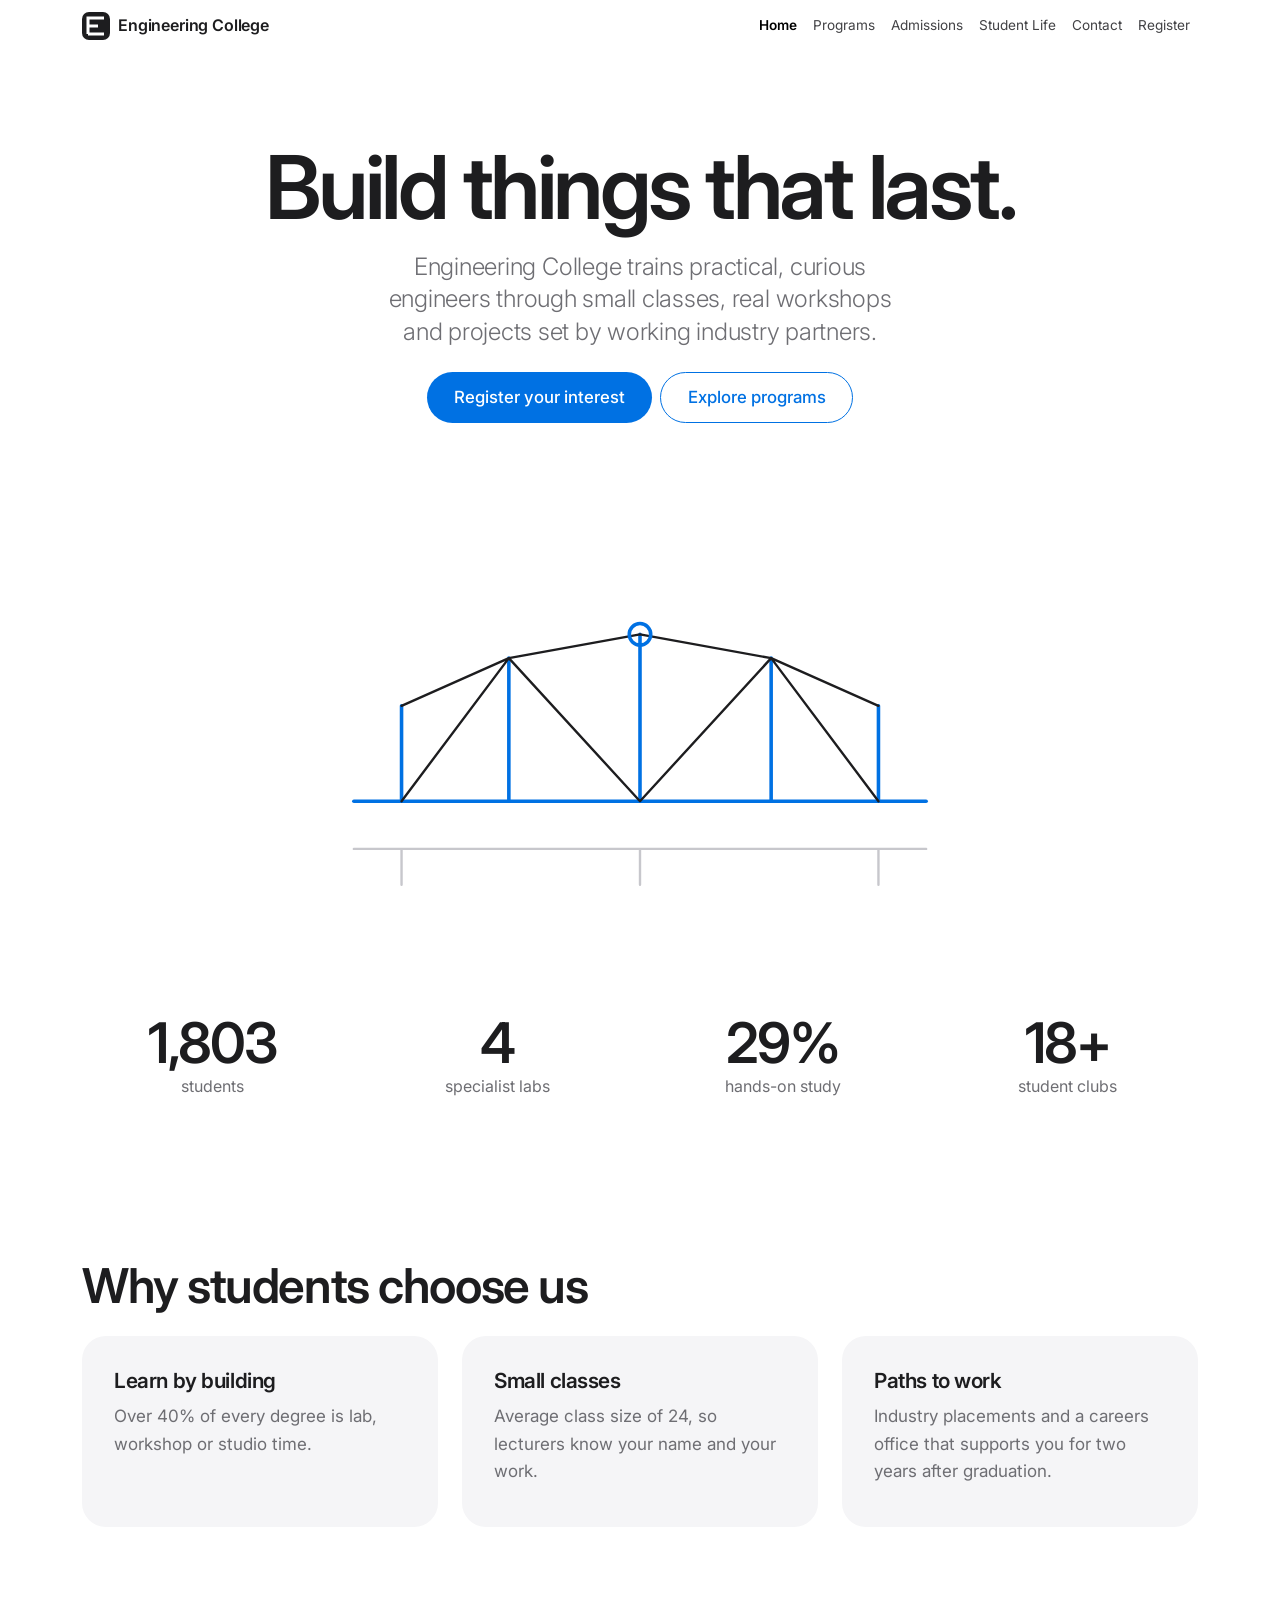
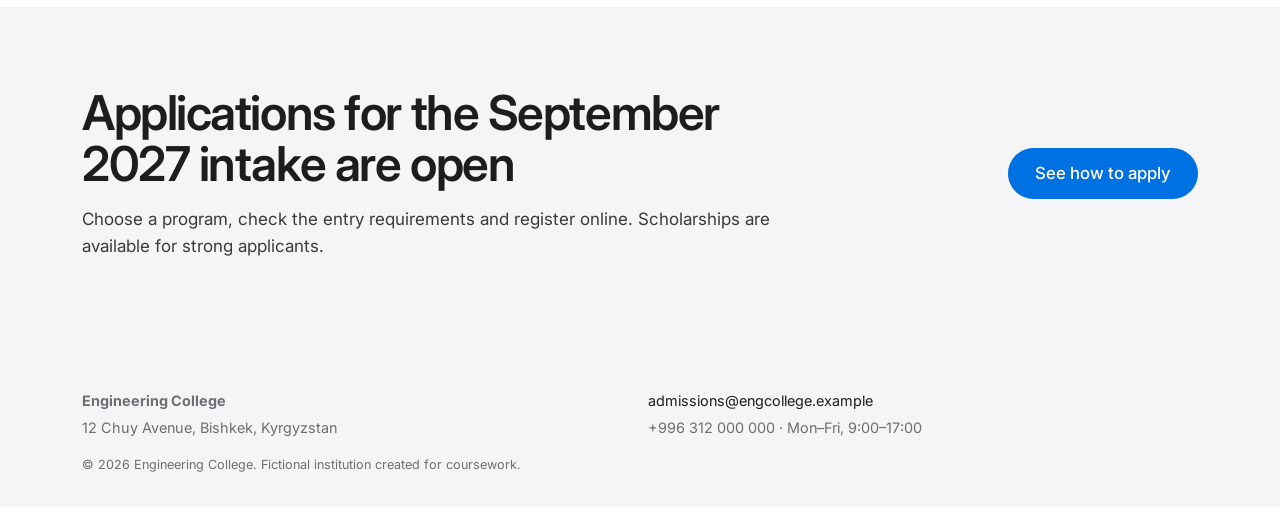
<file: index.html>
<!DOCTYPE html>
<html lang="en"><head><meta charset="utf-8"><meta name="viewport" content="width=device-width,initial-scale=1">
<title>Home | Engineering College</title><meta name="description" content="Engineering College: practical engineering education in Bishkek.">
<link href="https://cdn.jsdelivr.net/npm/bootstrap@5.3.3/dist/css/bootstrap.min.css" rel="stylesheet">
<link rel="preconnect" href="https://fonts.googleapis.com"><link href="https://fonts.googleapis.com/css2?family=Inter:wght@400;500;600&amp;display=swap" rel="stylesheet">
<link href="css/style.css" rel="stylesheet"><script>document.documentElement.classList.add("js")</script></head><body>
<a class="skip" href="#main">Skip to main content</a>
<nav class="navbar navbar-expand-lg fixed-top" aria-label="Main navigation"><div class="container">
<a class="navbar-brand d-flex align-items-center" href="index.html"><svg width="28" height="28" viewBox="0 0 28 28" role="img" aria-label="Engineering College logo" class="me-2"><rect width="28" height="28" rx="7" fill="#1d1d1f"/><path d="M6 22V6h16M6 14h10M6 22h16" stroke="#fff" stroke-width="3" fill="none"/></svg>Engineering College</a>
<button class="navbar-toggler" type="button" data-bs-toggle="collapse" data-bs-target="#nav" aria-controls="nav" aria-expanded="false" aria-label="Toggle navigation"><span class="navbar-toggler-icon"></span></button>
<div class="collapse navbar-collapse" id="nav"><ul class="navbar-nav ms-auto"><li class="nav-item"><a class="nav-link active" href="index.html" aria-current="page">Home</a></li><li class="nav-item"><a class="nav-link" href="programs.html">Programs</a></li><li class="nav-item"><a class="nav-link" href="admissions.html">Admissions</a></li><li class="nav-item"><a class="nav-link" href="student-life.html">Student Life</a></li><li class="nav-item"><a class="nav-link" href="contact.html">Contact</a></li><li class="nav-item"><a class="nav-link" href="register.html">Register</a></li></ul></div></div></nav>
<main id="main"><div class="hero"><div class="container"><div class="row align-items-center g-5"><div class="col-12"><h1>Build things that last.</h1>
<p class="lead mt-3 mb-4">Engineering College trains practical, curious engineers through small classes, real workshops and projects set by working industry partners.</p>
<a class="btn btn-accent me-2 mb-2" href="register.html">Register your interest</a><a class="btn btn-ghost mb-2" href="programs.html">Explore programs</a></div>
<div class="col-12"><svg viewBox="0 0 520 340" aria-hidden="true" focusable="false" fill="none" stroke="#0071e3" stroke-width="3" stroke-linecap="round" stroke-linejoin="round"><path class="draw" d="M20 230H500"/><path class="draw" d="M60 230V150M150 230V110M260 230V90M370 230V110M460 230V150"/><path class="draw" stroke="#1d1d1f" stroke-width="2" d="M60 150L150 110L260 90L370 110L460 150M60 230L150 110L260 230L370 110L460 230"/><path class="draw" stroke="#c7c7cc" stroke-width="2" d="M20 270H500M60 270V300M260 270V300M460 270V300"/><circle class="draw" cx="260" cy="90" r="9"/></svg></div></div></div></div>
<section class="stats"><div class="container"><div class="row g-4"><div class="col-6 col-md-3"><div class="box"><div class="n">2,400</div><div class="l">students</div></div></div><div class="col-6 col-md-3"><div class="box"><div class="n">6</div><div class="l">specialist labs</div></div></div><div class="col-6 col-md-3"><div class="box"><div class="n">40%</div><div class="l">hands-on study</div></div></div><div class="col-6 col-md-3"><div class="box"><div class="n">25+</div><div class="l">student clubs</div></div></div></div></div></section>
<section><div class="container"><h2 class="mb-4">Why students choose us</h2><div class="row g-4">
<div class="col-md-4"><div class="tile"><h3>Learn by building</h3><p>Over 40% of every degree is lab, workshop or studio time.</p></div></div>
<div class="col-md-4"><div class="tile"><h3>Small classes</h3><p>Average class size of 24, so lecturers know your name and your work.</p></div></div>
<div class="col-md-4"><div class="tile"><h3>Paths to work</h3><p>Industry placements and a careers office that supports you for two years after graduation.</p></div></div></div></div></section>
<section class="band"><div class="container"><div class="row align-items-center g-4"><div class="col-lg-8"><h2>Applications for the September 2027 intake are open</h2><p class="mb-0">Choose a program, check the entry requirements and register online. Scholarships are available for strong applicants.</p></div>
<div class="col-lg-4 text-lg-end"><a class="btn btn-accent" href="admissions.html">See how to apply</a></div></div></div></section></main>
<footer><div class="container"><div class="row g-3"><div class="col-md-6"><p class="mb-1"><strong>Engineering College</strong></p><p class="mb-0">12 Chuy Avenue, Bishkek, Kyrgyzstan</p></div>
<div class="col-md-6"><p class="mb-1"><a href="mailto:admissions@engcollege.example">admissions@engcollege.example</a></p><p class="mb-0">+996 312 000 000 · Mon–Fri, 9:00–17:00</p></div></div>
<p class="mt-3 mb-0 small">&copy; 2026 Engineering College. Fictional institution created for coursework.</p></div></footer>
<script src="https://cdn.jsdelivr.net/npm/bootstrap@5.3.3/dist/js/bootstrap.bundle.min.js"></script>
<script src="js/main.js"></script></body></html>
</file>
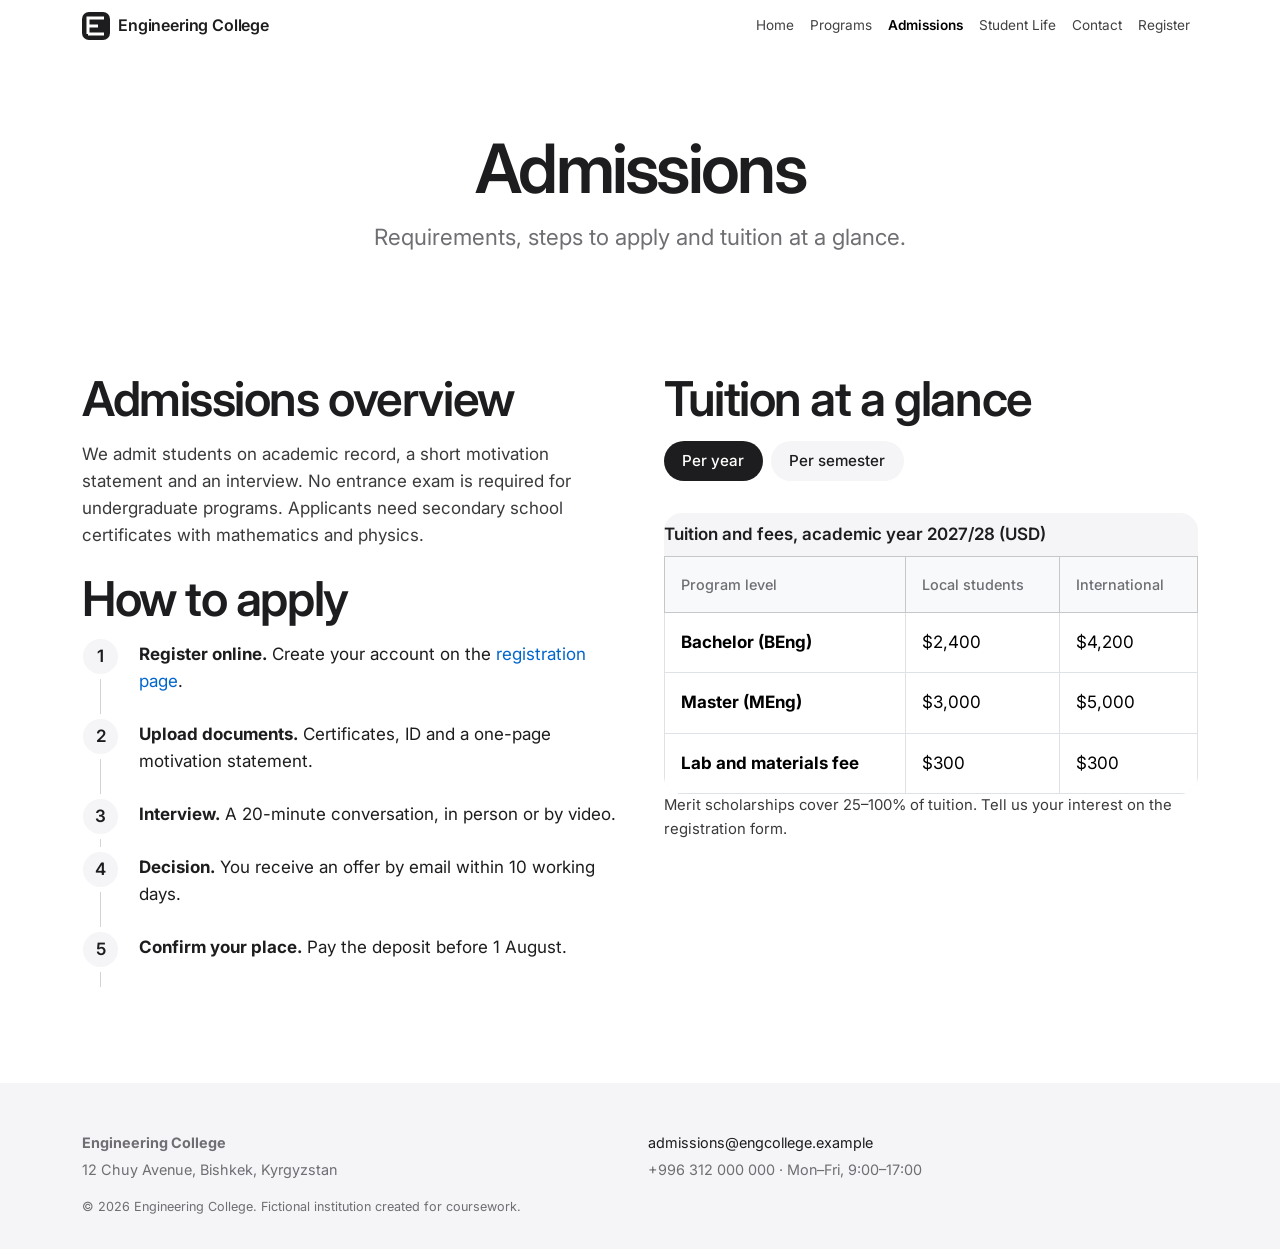
<file: admissions.html>
<!DOCTYPE html>
<html lang="en"><head><meta charset="utf-8"><meta name="viewport" content="width=device-width,initial-scale=1">
<title>Admissions | Engineering College</title><meta name="description" content="Requirements, steps to apply and tuition at a glance.">
<link href="https://cdn.jsdelivr.net/npm/bootstrap@5.3.3/dist/css/bootstrap.min.css" rel="stylesheet">
<link rel="preconnect" href="https://fonts.googleapis.com"><link href="https://fonts.googleapis.com/css2?family=Inter:wght@400;500;600&amp;display=swap" rel="stylesheet">
<link href="css/style.css" rel="stylesheet"><script>document.documentElement.classList.add("js")</script></head><body>
<a class="skip" href="#main">Skip to main content</a>
<nav class="navbar navbar-expand-lg fixed-top" aria-label="Main navigation"><div class="container">
<a class="navbar-brand d-flex align-items-center" href="index.html"><svg width="28" height="28" viewBox="0 0 28 28" role="img" aria-label="Engineering College logo" class="me-2"><rect width="28" height="28" rx="7" fill="#1d1d1f"/><path d="M6 22V6h16M6 14h10M6 22h16" stroke="#fff" stroke-width="3" fill="none"/></svg>Engineering College</a>
<button class="navbar-toggler" type="button" data-bs-toggle="collapse" data-bs-target="#nav" aria-controls="nav" aria-expanded="false" aria-label="Toggle navigation"><span class="navbar-toggler-icon"></span></button>
<div class="collapse navbar-collapse" id="nav"><ul class="navbar-nav ms-auto"><li class="nav-item"><a class="nav-link" href="index.html">Home</a></li><li class="nav-item"><a class="nav-link" href="programs.html">Programs</a></li><li class="nav-item"><a class="nav-link active" href="admissions.html" aria-current="page">Admissions</a></li><li class="nav-item"><a class="nav-link" href="student-life.html">Student Life</a></li><li class="nav-item"><a class="nav-link" href="contact.html">Contact</a></li><li class="nav-item"><a class="nav-link" href="register.html">Register</a></li></ul></div></div></nav>
<main id="main"><div class="page-head"><div class="container"><h1>Admissions</h1><p>Requirements, steps to apply and tuition at a glance.</p></div></div>
<section><div class="container"><div class="row g-5"><div class="col-lg-6"><h2>Admissions overview</h2>
<p>We admit students on academic record, a short motivation statement and an interview. No entrance exam is required for undergraduate programs. Applicants need secondary school certificates with mathematics and physics.</p>
<h2 class="mt-4">How to apply</h2><ol class="steps">
<li><strong>Register online.</strong> Create your account on the <a href="register.html">registration page</a>.</li>
<li><strong>Upload documents.</strong> Certificates, ID and a one-page motivation statement.</li>
<li><strong>Interview.</strong> A 20-minute conversation, in person or by video.</li>
<li><strong>Decision.</strong> You receive an offer by email within 10 working days.</li>
<li><strong>Confirm your place.</strong> Pay the deposit before 1 August.</li></ol></div>
<div class="col-lg-6"><h2>Tuition at a glance</h2>
<div class="filters" role="group" aria-label="Show tuition per"><button type="button" data-term-toggle="year" aria-pressed="true">Per year</button><button type="button" data-term-toggle="semester" aria-pressed="false">Per semester</button></div>
<div class="table-wrap"><table class="table table-bordered bg-white"><caption>Tuition and fees, academic year 2027/28 (USD)</caption>
<thead class="table-light"><tr><th scope="col">Program level</th><th scope="col">Local students</th><th scope="col">International</th></tr></thead><tbody>
<tr><th scope="row">Bachelor (BEng)</th><td data-annual="2400">$2,400</td><td data-annual="4200">$4,200</td></tr>
<tr><th scope="row">Master (MEng)</th><td data-annual="3000">$3,000</td><td data-annual="5000">$5,000</td></tr>
<tr><th scope="row">Lab and materials fee</th><td data-annual="300">$300</td><td data-annual="300">$300</td></tr></tbody></table></div>
<p class="small">Merit scholarships cover 25–100% of tuition. Tell us your interest on the registration form.</p></div></div></div></section></main>
<footer><div class="container"><div class="row g-3"><div class="col-md-6"><p class="mb-1"><strong>Engineering College</strong></p><p class="mb-0">12 Chuy Avenue, Bishkek, Kyrgyzstan</p></div>
<div class="col-md-6"><p class="mb-1"><a href="mailto:admissions@engcollege.example">admissions@engcollege.example</a></p><p class="mb-0">+996 312 000 000 · Mon–Fri, 9:00–17:00</p></div></div>
<p class="mt-3 mb-0 small">&copy; 2026 Engineering College. Fictional institution created for coursework.</p></div></footer>
<script src="https://cdn.jsdelivr.net/npm/bootstrap@5.3.3/dist/js/bootstrap.bundle.min.js"></script>
<script src="js/main.js"></script></body></html>
</file>
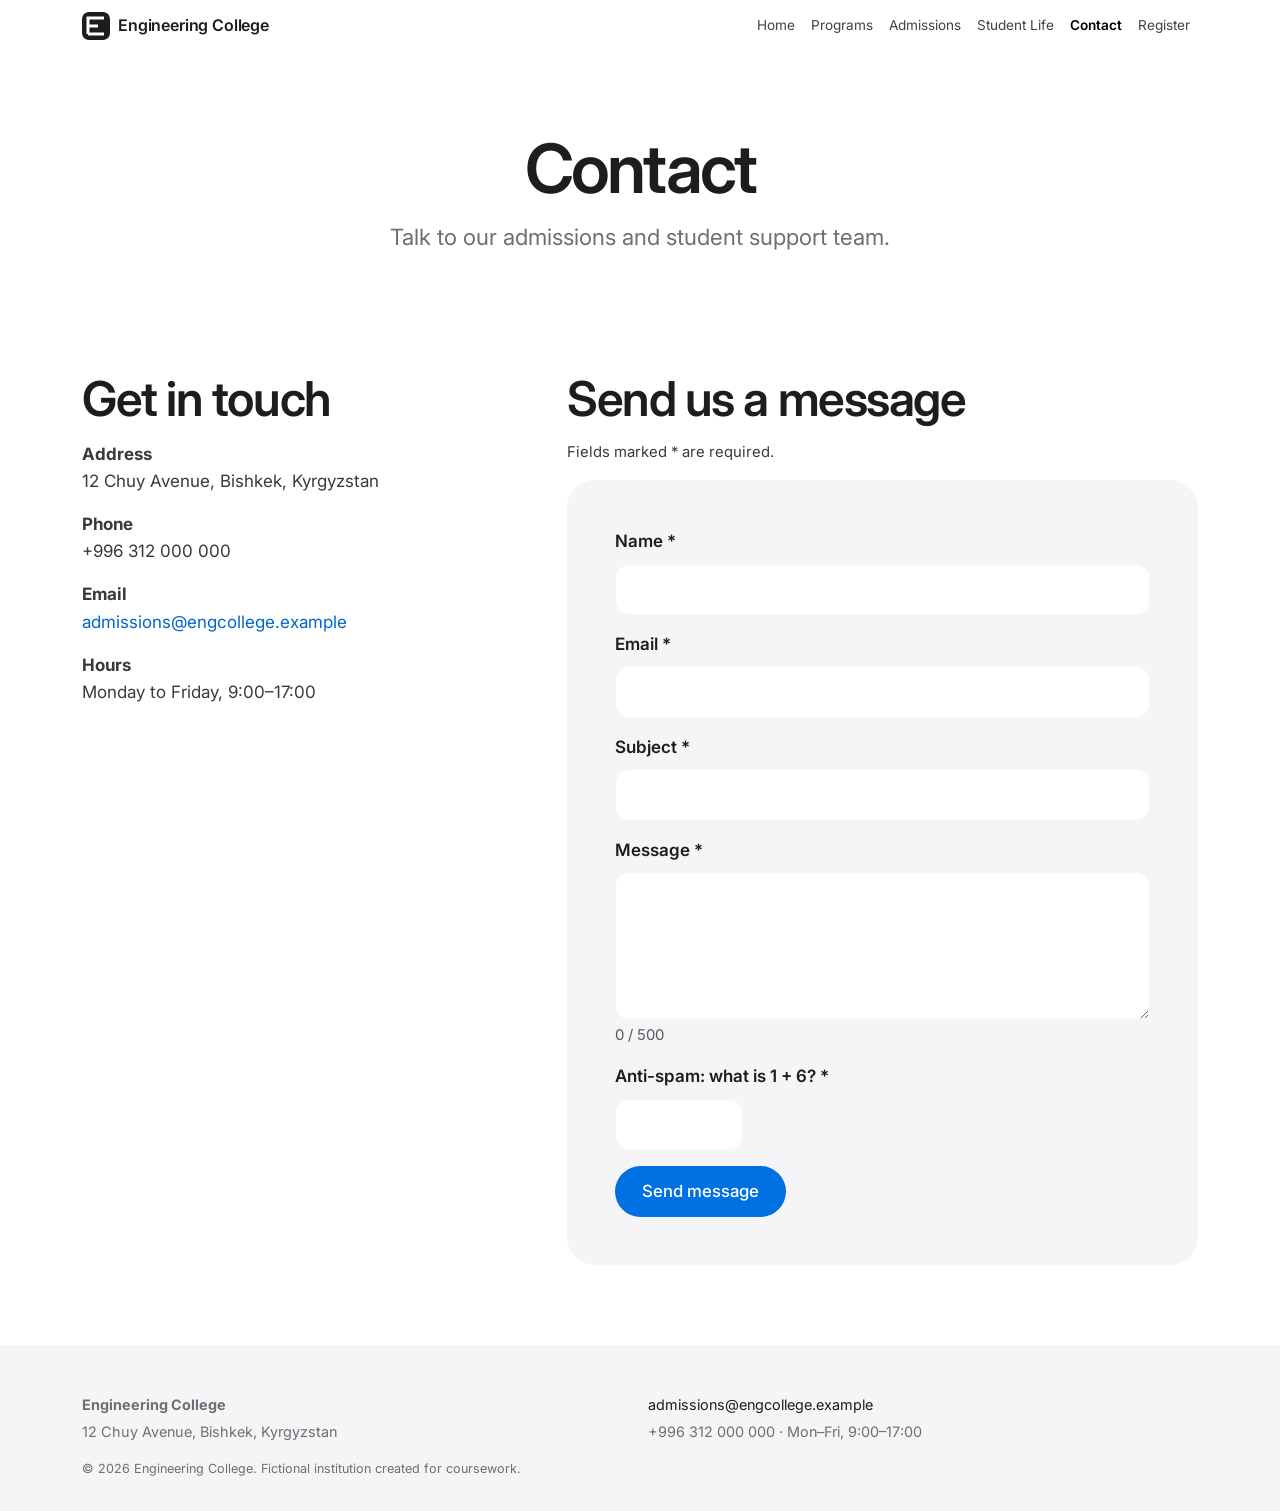
<file: contact.html>
<!DOCTYPE html>
<html lang="en"><head><meta charset="utf-8"><meta name="viewport" content="width=device-width,initial-scale=1">
<title>Contact | Engineering College</title><meta name="description" content="Talk to our admissions and student support team.">
<link href="https://cdn.jsdelivr.net/npm/bootstrap@5.3.3/dist/css/bootstrap.min.css" rel="stylesheet">
<link rel="preconnect" href="https://fonts.googleapis.com"><link href="https://fonts.googleapis.com/css2?family=Inter:wght@400;500;600&amp;display=swap" rel="stylesheet">
<link href="css/style.css" rel="stylesheet"><script>document.documentElement.classList.add("js")</script></head><body>
<a class="skip" href="#main">Skip to main content</a>
<nav class="navbar navbar-expand-lg fixed-top" aria-label="Main navigation"><div class="container">
<a class="navbar-brand d-flex align-items-center" href="index.html"><svg width="28" height="28" viewBox="0 0 28 28" role="img" aria-label="Engineering College logo" class="me-2"><rect width="28" height="28" rx="7" fill="#1d1d1f"/><path d="M6 22V6h16M6 14h10M6 22h16" stroke="#fff" stroke-width="3" fill="none"/></svg>Engineering College</a>
<button class="navbar-toggler" type="button" data-bs-toggle="collapse" data-bs-target="#nav" aria-controls="nav" aria-expanded="false" aria-label="Toggle navigation"><span class="navbar-toggler-icon"></span></button>
<div class="collapse navbar-collapse" id="nav"><ul class="navbar-nav ms-auto"><li class="nav-item"><a class="nav-link" href="index.html">Home</a></li><li class="nav-item"><a class="nav-link" href="programs.html">Programs</a></li><li class="nav-item"><a class="nav-link" href="admissions.html">Admissions</a></li><li class="nav-item"><a class="nav-link" href="student-life.html">Student Life</a></li><li class="nav-item"><a class="nav-link active" href="contact.html" aria-current="page">Contact</a></li><li class="nav-item"><a class="nav-link" href="register.html">Register</a></li></ul></div></div></nav>
<main id="main"><div class="page-head"><div class="container"><h1>Contact</h1><p>Talk to our admissions and student support team.</p></div></div>
<section><div class="container"><div class="row g-5"><div class="col-lg-5"><h2>Get in touch</h2>
<address><p><strong>Address</strong><br>12 Chuy Avenue, Bishkek, Kyrgyzstan</p><p><strong>Phone</strong><br>+996 312 000 000</p>
<p><strong>Email</strong><br><a href="mailto:admissions@engcollege.example">admissions@engcollege.example</a></p><p><strong>Hours</strong><br>Monday to Friday, 9:00–17:00</p></address></div>
<div class="col-lg-7"><h2>Send us a message</h2><p class="small">Fields marked * are required.</p>
<form id="contact-form" class="form-card" novalidate>
<div class="form-status" role="status" tabindex="-1" aria-live="polite"></div>
<div class="mb-3"><label for="name" class="form-label fw-semibold">Name <span aria-hidden="true">*</span></label><input class="form-control" id="name" name="name" type="text" required aria-describedby="name-err" autocomplete="name"><div id="name-err" class="invalid-feedback" aria-live="polite"></div></div><div class="mb-3"><label for="email" class="form-label fw-semibold">Email <span aria-hidden="true">*</span></label><input class="form-control" id="email" name="email" type="email" required aria-describedby="email-err" autocomplete="email"><div id="email-err" class="invalid-feedback" aria-live="polite"></div></div><div class="mb-3"><label for="subject" class="form-label fw-semibold">Subject <span aria-hidden="true">*</span></label><input class="form-control" id="subject" name="subject" type="text" required aria-describedby="subject-err" ><div id="subject-err" class="invalid-feedback" aria-live="polite"></div></div>
<div class="mb-3"><label for="message" class="form-label fw-semibold">Message <span aria-hidden="true">*</span></label><textarea class="form-control" id="message" name="message" rows="5" maxlength="500" required aria-describedby="count message-err"></textarea><div id="count" class="form-text">0 / 500</div><div id="message-err" class="invalid-feedback" aria-live="polite"></div></div>
<div class="hp" aria-hidden="true"><label>Leave this empty<input type="text" id="website" name="website" tabindex="-1" autocomplete="off"></label></div>
<div class="mb-3"><label for="captcha" class="form-label fw-semibold">Anti-spam: what is <span id="captcha-q">3 + 4</span>? <span aria-hidden="true">*</span></label><input class="form-control" id="captcha" name="captcha" inputmode="numeric" required aria-describedby="captcha-err" style="max-width:8rem"><div id="captcha-err" class="invalid-feedback" aria-live="polite"></div><noscript><p class="form-text">JavaScript is required to send this form. You can email us instead.</p></noscript></div>
<button class="btn btn-accent" type="submit">Send message</button></form></div></div></div></section></main>
<footer><div class="container"><div class="row g-3"><div class="col-md-6"><p class="mb-1"><strong>Engineering College</strong></p><p class="mb-0">12 Chuy Avenue, Bishkek, Kyrgyzstan</p></div>
<div class="col-md-6"><p class="mb-1"><a href="mailto:admissions@engcollege.example">admissions@engcollege.example</a></p><p class="mb-0">+996 312 000 000 · Mon–Fri, 9:00–17:00</p></div></div>
<p class="mt-3 mb-0 small">&copy; 2026 Engineering College. Fictional institution created for coursework.</p></div></footer>
<script src="https://cdn.jsdelivr.net/npm/bootstrap@5.3.3/dist/js/bootstrap.bundle.min.js"></script>
<script src="js/main.js"></script></body></html>
</file>
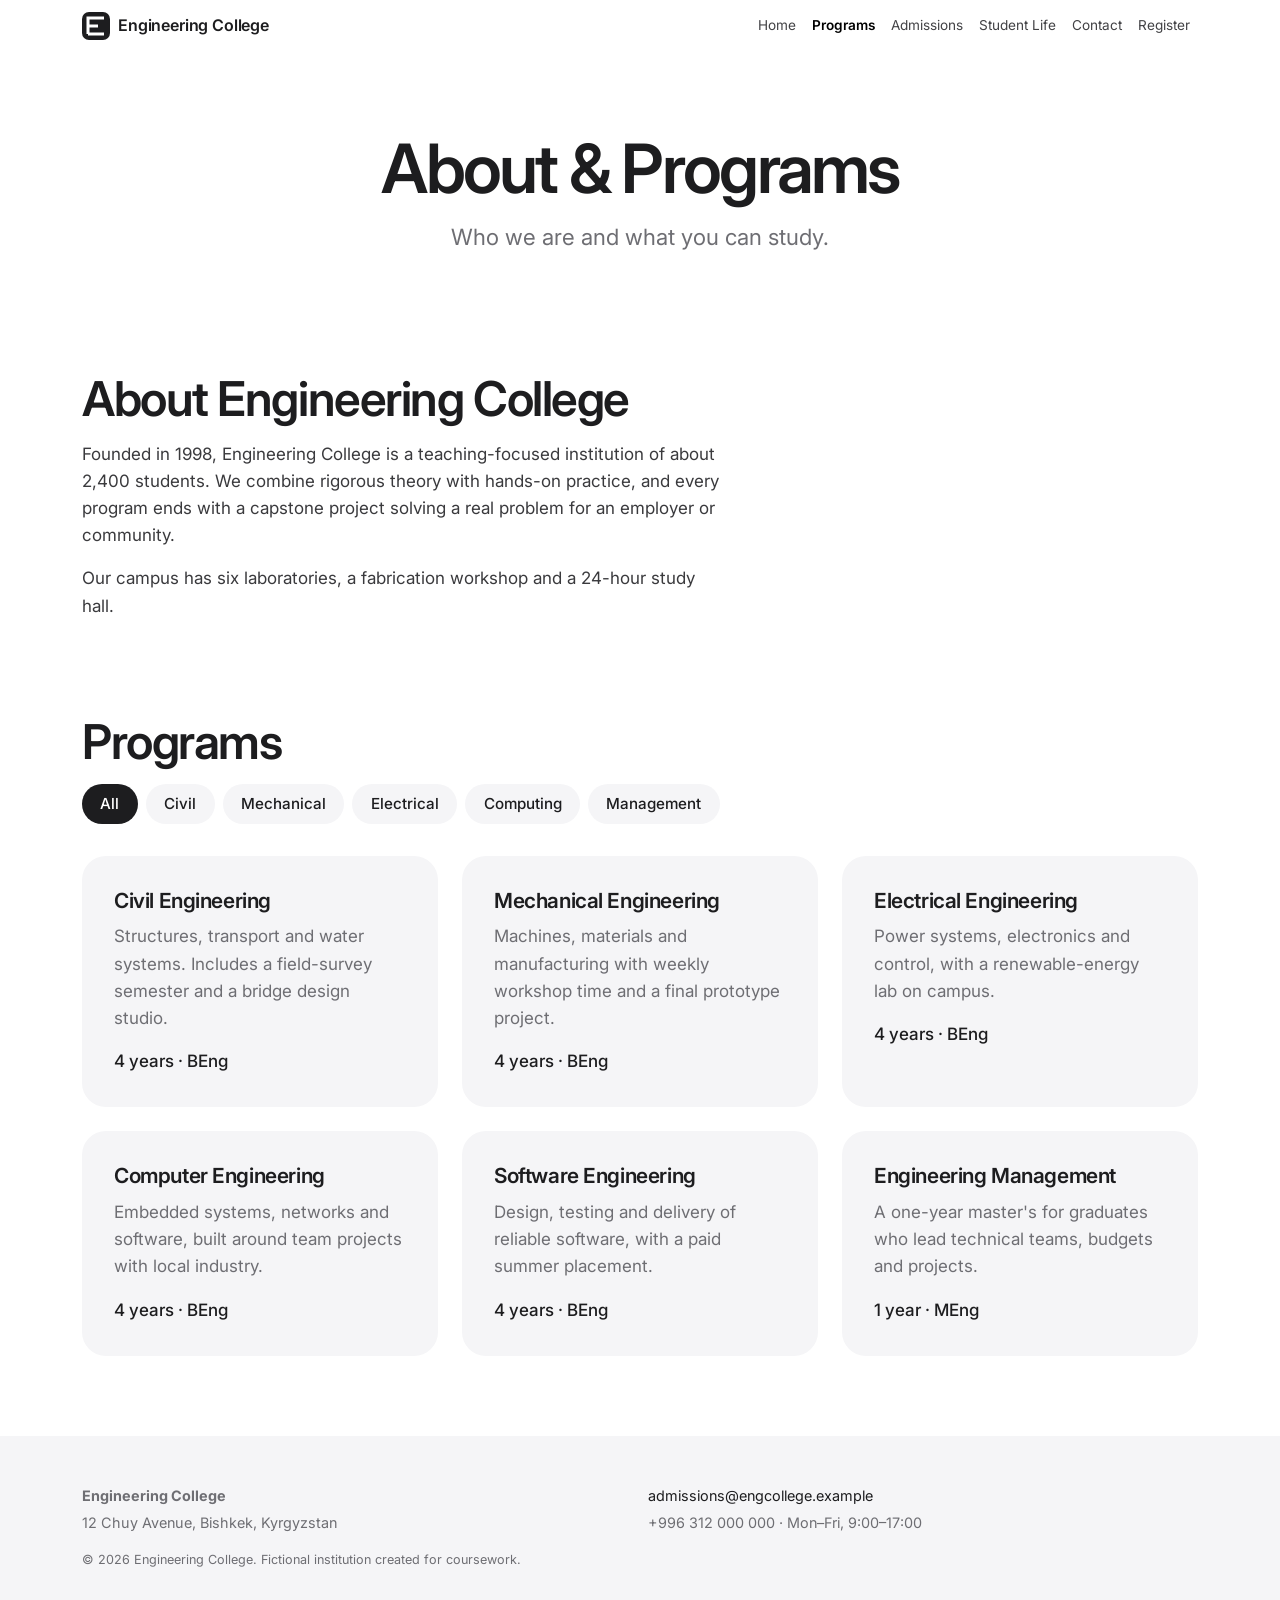
<file: programs.html>
<!DOCTYPE html>
<html lang="en"><head><meta charset="utf-8"><meta name="viewport" content="width=device-width,initial-scale=1">
<title>About &amp; Programs | Engineering College</title><meta name="description" content="Who we are and what you can study.">
<link href="https://cdn.jsdelivr.net/npm/bootstrap@5.3.3/dist/css/bootstrap.min.css" rel="stylesheet">
<link rel="preconnect" href="https://fonts.googleapis.com"><link href="https://fonts.googleapis.com/css2?family=Inter:wght@400;500;600&amp;display=swap" rel="stylesheet">
<link href="css/style.css" rel="stylesheet"><script>document.documentElement.classList.add("js")</script></head><body>
<a class="skip" href="#main">Skip to main content</a>
<nav class="navbar navbar-expand-lg fixed-top" aria-label="Main navigation"><div class="container">
<a class="navbar-brand d-flex align-items-center" href="index.html"><svg width="28" height="28" viewBox="0 0 28 28" role="img" aria-label="Engineering College logo" class="me-2"><rect width="28" height="28" rx="7" fill="#1d1d1f"/><path d="M6 22V6h16M6 14h10M6 22h16" stroke="#fff" stroke-width="3" fill="none"/></svg>Engineering College</a>
<button class="navbar-toggler" type="button" data-bs-toggle="collapse" data-bs-target="#nav" aria-controls="nav" aria-expanded="false" aria-label="Toggle navigation"><span class="navbar-toggler-icon"></span></button>
<div class="collapse navbar-collapse" id="nav"><ul class="navbar-nav ms-auto"><li class="nav-item"><a class="nav-link" href="index.html">Home</a></li><li class="nav-item"><a class="nav-link active" href="programs.html" aria-current="page">Programs</a></li><li class="nav-item"><a class="nav-link" href="admissions.html">Admissions</a></li><li class="nav-item"><a class="nav-link" href="student-life.html">Student Life</a></li><li class="nav-item"><a class="nav-link" href="contact.html">Contact</a></li><li class="nav-item"><a class="nav-link" href="register.html">Register</a></li></ul></div></div></nav>
<main id="main"><div class="page-head"><div class="container"><h1>About &amp; Programs</h1><p>Who we are and what you can study.</p></div></div>
<section><div class="container"><div class="row g-4"><div class="col-lg-7"><h2>About Engineering College</h2>
<p>Founded in 1998, Engineering College is a teaching-focused institution of about 2,400 students. We combine rigorous theory with hands-on practice, and every program ends with a capstone project solving a real problem for an employer or community.</p>
<p>Our campus has six laboratories, a fabrication workshop and a 24-hour study hall.</p></div></div></div></section>
<section class="pt-0"><div class="container"><h2 class="mb-3">Programs</h2>
<div data-filter-group="#prog-grid"><div class="filters" role="group" aria-label="Filter programs"><button type="button" data-filter="all" aria-pressed="true">All</button><button type="button" data-filter="civil" aria-pressed="false">Civil</button><button type="button" data-filter="mech" aria-pressed="false">Mechanical</button><button type="button" data-filter="elec" aria-pressed="false">Electrical</button><button type="button" data-filter="comp" aria-pressed="false">Computing</button><button type="button" data-filter="mgmt" aria-pressed="false">Management</button></div><p class="filter-status small" role="status" aria-live="polite"></p></div>
<div class="row g-4" id="prog-grid"><div class="col-md-6 col-lg-4" data-cat="civil"><article class="tile"><h3>Civil Engineering</h3><p>Structures, transport and water systems. Includes a field-survey semester and a bridge design studio.</p><p class="meta mb-0">4 years · BEng</p></article></div><div class="col-md-6 col-lg-4" data-cat="mech"><article class="tile"><h3>Mechanical Engineering</h3><p>Machines, materials and manufacturing with weekly workshop time and a final prototype project.</p><p class="meta mb-0">4 years · BEng</p></article></div><div class="col-md-6 col-lg-4" data-cat="elec"><article class="tile"><h3>Electrical Engineering</h3><p>Power systems, electronics and control, with a renewable-energy lab on campus.</p><p class="meta mb-0">4 years · BEng</p></article></div><div class="col-md-6 col-lg-4" data-cat="comp"><article class="tile"><h3>Computer Engineering</h3><p>Embedded systems, networks and software, built around team projects with local industry.</p><p class="meta mb-0">4 years · BEng</p></article></div><div class="col-md-6 col-lg-4" data-cat="comp"><article class="tile"><h3>Software Engineering</h3><p>Design, testing and delivery of reliable software, with a paid summer placement.</p><p class="meta mb-0">4 years · BEng</p></article></div><div class="col-md-6 col-lg-4" data-cat="mgmt"><article class="tile"><h3>Engineering Management</h3><p>A one-year master's for graduates who lead technical teams, budgets and projects.</p><p class="meta mb-0">1 year · MEng</p></article></div></div></div></section></main>
<footer><div class="container"><div class="row g-3"><div class="col-md-6"><p class="mb-1"><strong>Engineering College</strong></p><p class="mb-0">12 Chuy Avenue, Bishkek, Kyrgyzstan</p></div>
<div class="col-md-6"><p class="mb-1"><a href="mailto:admissions@engcollege.example">admissions@engcollege.example</a></p><p class="mb-0">+996 312 000 000 · Mon–Fri, 9:00–17:00</p></div></div>
<p class="mt-3 mb-0 small">&copy; 2026 Engineering College. Fictional institution created for coursework.</p></div></footer>
<script src="https://cdn.jsdelivr.net/npm/bootstrap@5.3.3/dist/js/bootstrap.bundle.min.js"></script>
<script src="js/main.js"></script></body></html>
</file>
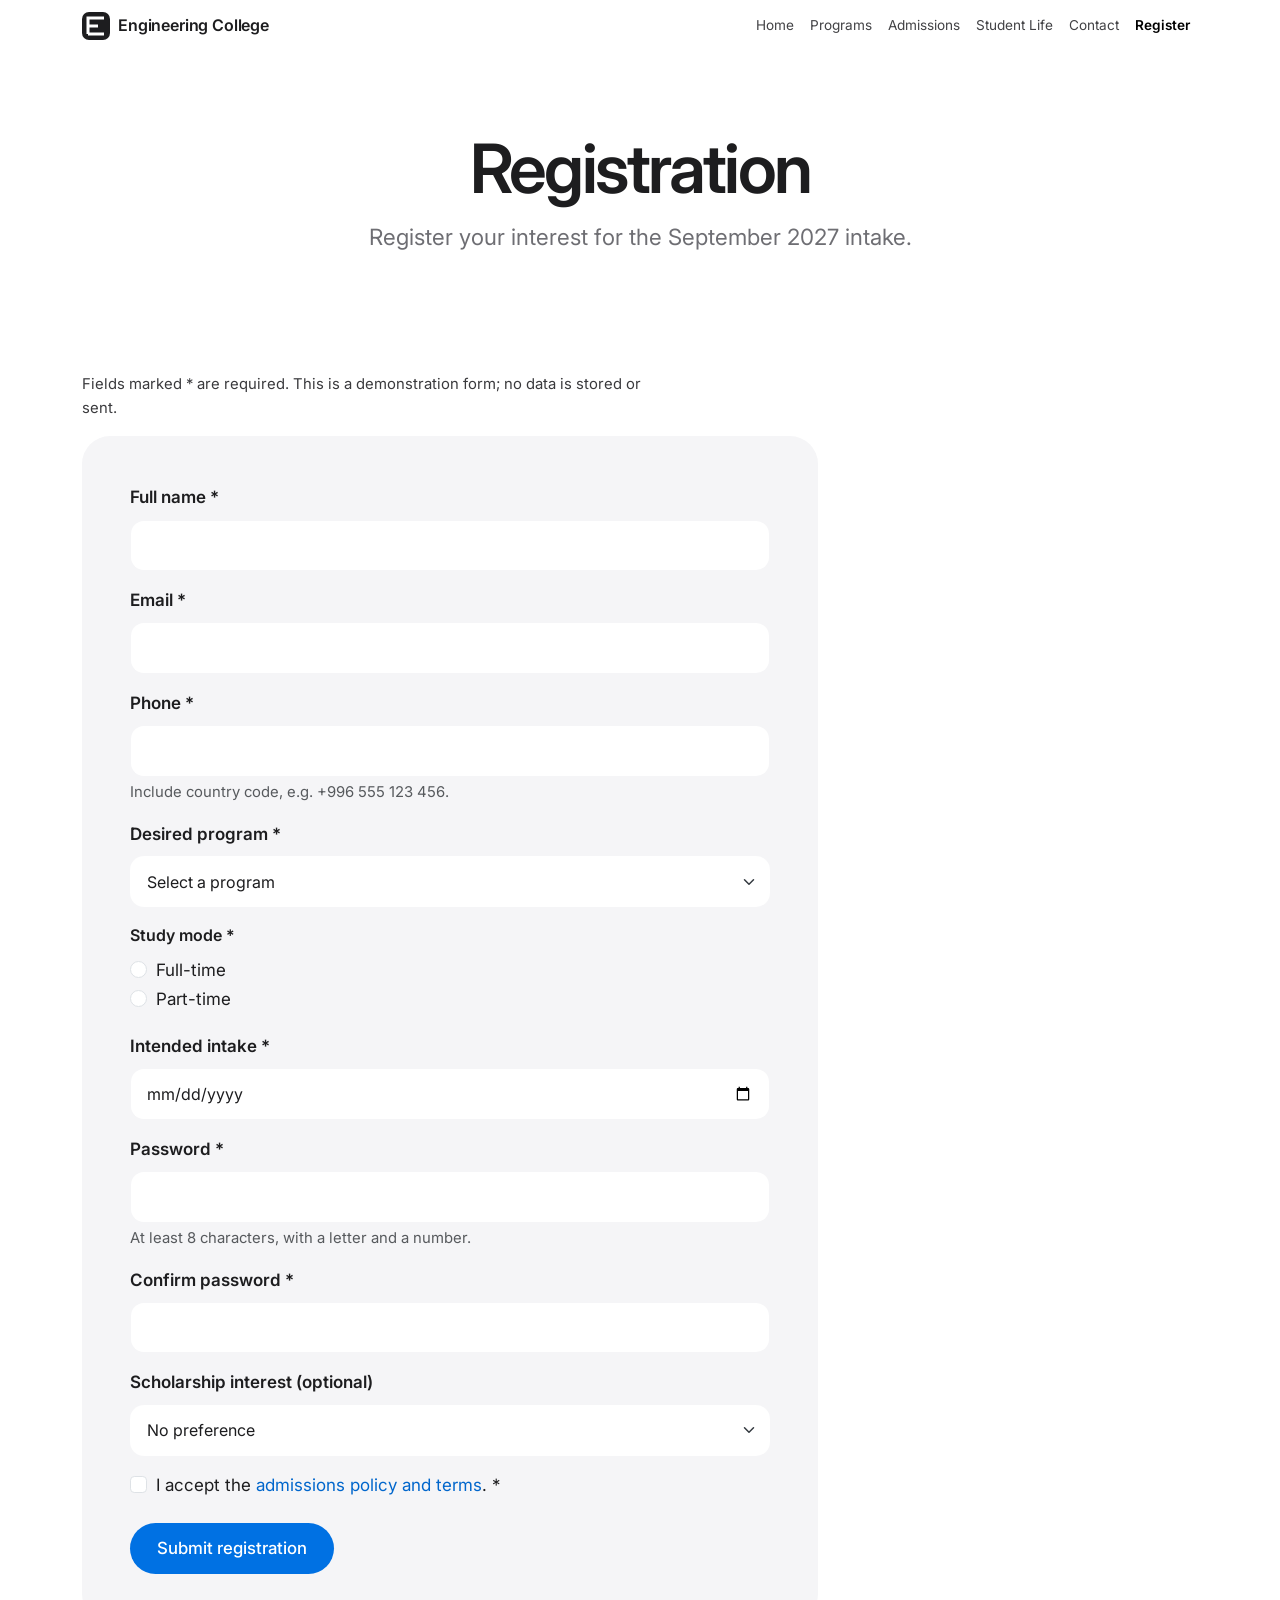
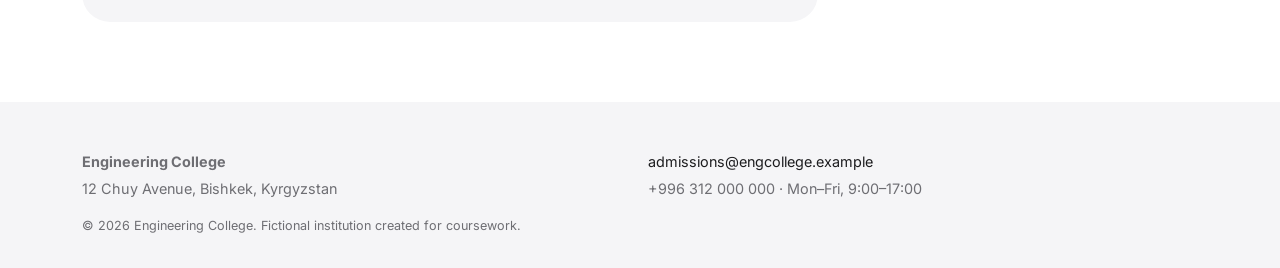
<file: register.html>
<!DOCTYPE html>
<html lang="en"><head><meta charset="utf-8"><meta name="viewport" content="width=device-width,initial-scale=1">
<title>Registration | Engineering College</title><meta name="description" content="Register your interest for the September 2027 intake.">
<link href="https://cdn.jsdelivr.net/npm/bootstrap@5.3.3/dist/css/bootstrap.min.css" rel="stylesheet">
<link rel="preconnect" href="https://fonts.googleapis.com"><link href="https://fonts.googleapis.com/css2?family=Inter:wght@400;500;600&amp;display=swap" rel="stylesheet">
<link href="css/style.css" rel="stylesheet"><script>document.documentElement.classList.add("js")</script></head><body>
<a class="skip" href="#main">Skip to main content</a>
<nav class="navbar navbar-expand-lg fixed-top" aria-label="Main navigation"><div class="container">
<a class="navbar-brand d-flex align-items-center" href="index.html"><svg width="28" height="28" viewBox="0 0 28 28" role="img" aria-label="Engineering College logo" class="me-2"><rect width="28" height="28" rx="7" fill="#1d1d1f"/><path d="M6 22V6h16M6 14h10M6 22h16" stroke="#fff" stroke-width="3" fill="none"/></svg>Engineering College</a>
<button class="navbar-toggler" type="button" data-bs-toggle="collapse" data-bs-target="#nav" aria-controls="nav" aria-expanded="false" aria-label="Toggle navigation"><span class="navbar-toggler-icon"></span></button>
<div class="collapse navbar-collapse" id="nav"><ul class="navbar-nav ms-auto"><li class="nav-item"><a class="nav-link" href="index.html">Home</a></li><li class="nav-item"><a class="nav-link" href="programs.html">Programs</a></li><li class="nav-item"><a class="nav-link" href="admissions.html">Admissions</a></li><li class="nav-item"><a class="nav-link" href="student-life.html">Student Life</a></li><li class="nav-item"><a class="nav-link" href="contact.html">Contact</a></li><li class="nav-item"><a class="nav-link active" href="register.html" aria-current="page">Register</a></li></ul></div></div></nav>
<main id="main"><div class="page-head"><div class="container"><h1>Registration</h1><p>Register your interest for the September 2027 intake.</p></div></div>
<section><div class="container"><div class="row"><div class="col-lg-8"><p class="small">Fields marked * are required. This is a demonstration form; no data is stored or sent.</p>
<form id="reg-form" class="form-card" novalidate><div class="form-status" role="status" tabindex="-1" aria-live="polite"></div>
<div class="mb-3"><label for="fullname" class="form-label fw-semibold">Full name <span aria-hidden="true">*</span></label><input class="form-control" id="fullname" name="fullname" type="text" required aria-describedby="fullname-err" autocomplete="name"><div id="fullname-err" class="invalid-feedback" aria-live="polite"></div></div><div class="mb-3"><label for="email" class="form-label fw-semibold">Email <span aria-hidden="true">*</span></label><input class="form-control" id="email" name="email" type="email" required aria-describedby="email-err" autocomplete="email"><div id="email-err" class="invalid-feedback" aria-live="polite"></div></div><div class="mb-3"><label for="phone" class="form-label fw-semibold">Phone <span aria-hidden="true">*</span></label><input class="form-control" id="phone" name="phone" type="tel" required aria-describedby="phone-hint phone-err" autocomplete="tel"><div id="phone-hint" class="form-text">Include country code, e.g. +996 555 123 456.</div><div id="phone-err" class="invalid-feedback" aria-live="polite"></div></div>
<div class="mb-3"><label for="program" class="form-label fw-semibold">Desired program <span aria-hidden="true">*</span></label><select class="form-select" id="program" name="program" required aria-describedby="program-err"><option value="">Select a program</option><option>Civil Engineering</option><option>Mechanical Engineering</option><option>Electrical Engineering</option><option>Computer Engineering</option><option>Software Engineering</option><option>Engineering Management</option></select><div id="program-err" class="invalid-feedback" aria-live="polite"></div></div>
<fieldset class="mb-3"><legend class="form-label fw-semibold fs-6">Study mode <span aria-hidden="true">*</span></legend>
<div class="form-check"><input class="form-check-input" type="radio" name="mode" id="m1" value="full" required aria-describedby="mode-err"><label class="form-check-label" for="m1">Full-time</label></div>
<div class="form-check"><input class="form-check-input" type="radio" name="mode" id="m2" value="part" required aria-describedby="mode-err"><label class="form-check-label" for="m2">Part-time</label></div><div id="mode-err" class="invalid-feedback" aria-live="polite"></div></fieldset>
<div class="mb-3"><label for="intake" class="form-label fw-semibold">Intended intake <span aria-hidden="true">*</span></label><input class="form-control" id="intake" name="intake" type="date" required aria-describedby="intake-err" ><div id="intake-err" class="invalid-feedback" aria-live="polite"></div></div><div class="mb-3"><label for="password" class="form-label fw-semibold">Password <span aria-hidden="true">*</span></label><input class="form-control" id="password" name="password" type="password" required aria-describedby="password-hint password-err" autocomplete="new-password" minlength="8"><div id="password-hint" class="form-text">At least 8 characters, with a letter and a number.</div><div id="password-err" class="invalid-feedback" aria-live="polite"></div></div><div class="mb-3"><label for="confirm" class="form-label fw-semibold">Confirm password <span aria-hidden="true">*</span></label><input class="form-control" id="confirm" name="confirm" type="password" required aria-describedby="confirm-err" autocomplete="new-password"><div id="confirm-err" class="invalid-feedback" aria-live="polite"></div></div>
<div class="mb-3"><label for="referral" class="form-label fw-semibold">Scholarship interest (optional)</label><select class="form-select" id="referral" name="referral"><option value="">No preference</option><option>Merit scholarship</option><option>Need-based support</option></select></div>
<div class="form-check mb-4"><input class="form-check-input" type="checkbox" id="terms" name="terms" required aria-describedby="terms-err"><label class="form-check-label" for="terms">I accept the <a href="contact.html">admissions policy and terms</a>. <span aria-hidden="true">*</span></label><div id="terms-err" class="invalid-feedback" aria-live="polite"></div></div>
<button class="btn btn-accent" type="submit">Submit registration</button></form></div></div></div></section></main>
<footer><div class="container"><div class="row g-3"><div class="col-md-6"><p class="mb-1"><strong>Engineering College</strong></p><p class="mb-0">12 Chuy Avenue, Bishkek, Kyrgyzstan</p></div>
<div class="col-md-6"><p class="mb-1"><a href="mailto:admissions@engcollege.example">admissions@engcollege.example</a></p><p class="mb-0">+996 312 000 000 · Mon–Fri, 9:00–17:00</p></div></div>
<p class="mt-3 mb-0 small">&copy; 2026 Engineering College. Fictional institution created for coursework.</p></div></footer>
<script src="https://cdn.jsdelivr.net/npm/bootstrap@5.3.3/dist/js/bootstrap.bundle.min.js"></script>
<script src="js/main.js"></script></body></html>
</file>
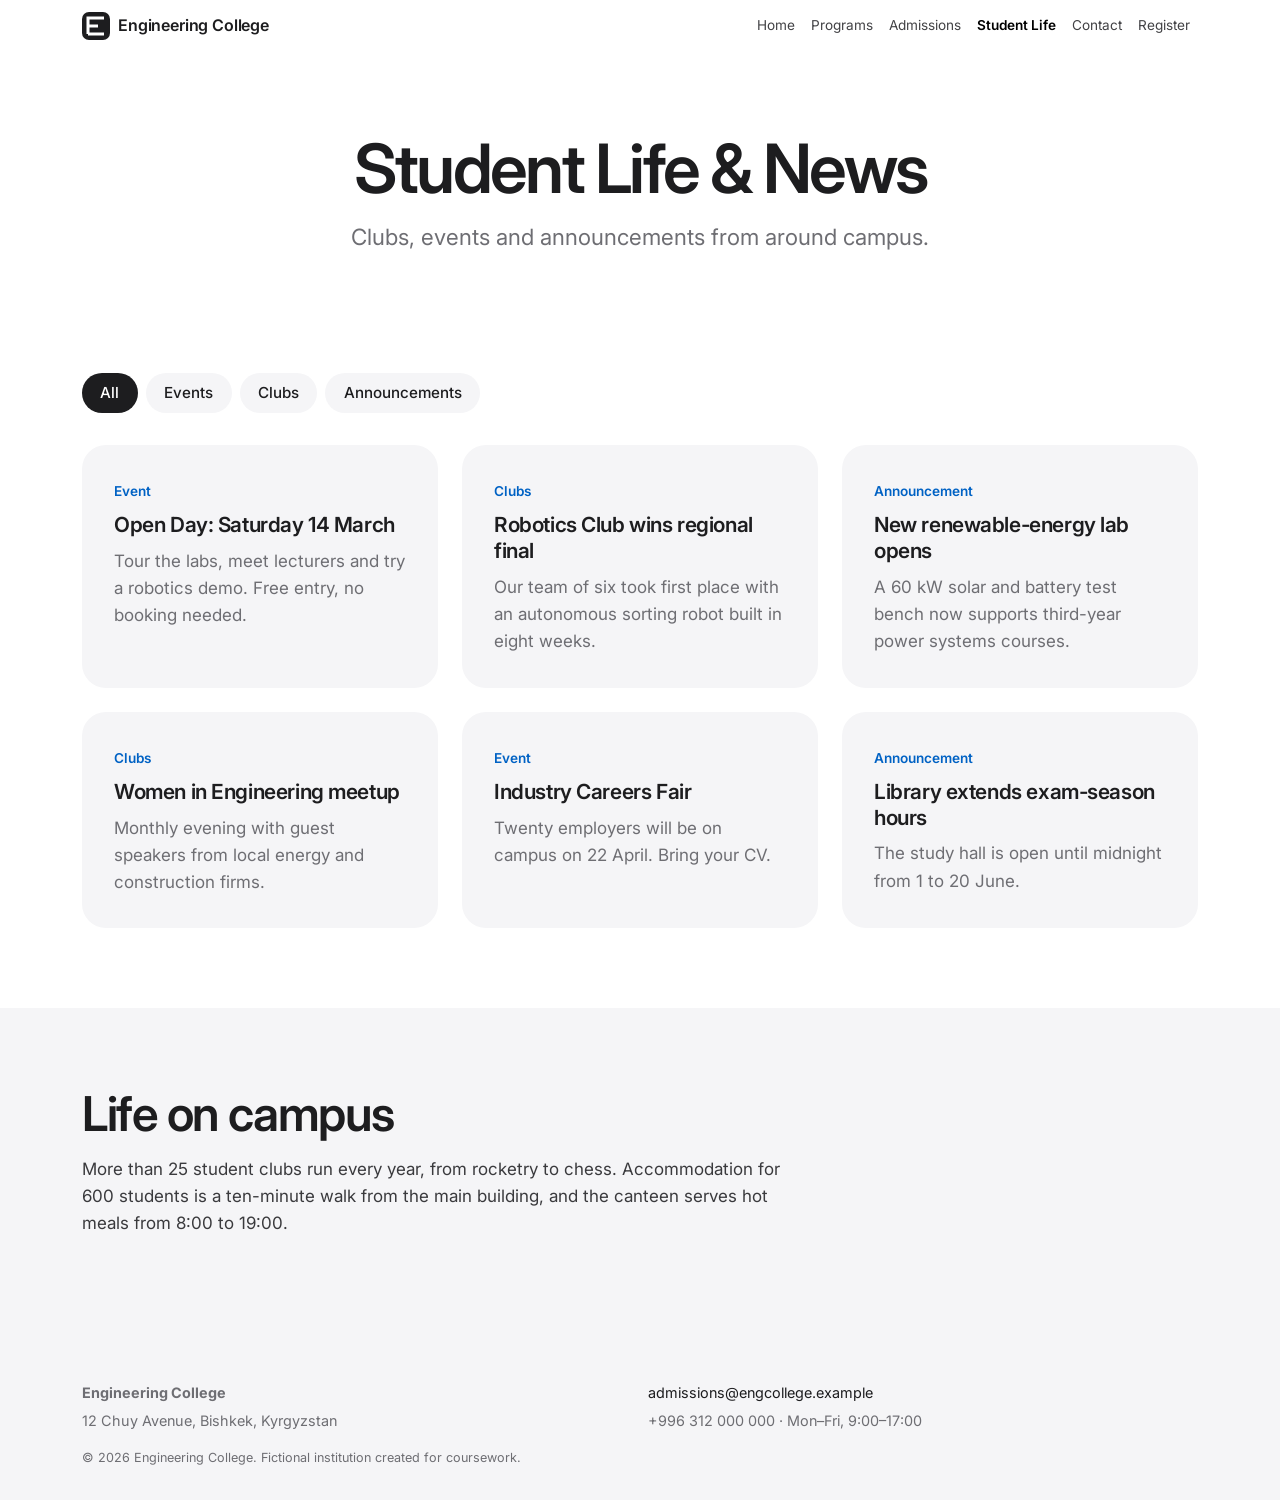
<file: student-life.html>
<!DOCTYPE html>
<html lang="en"><head><meta charset="utf-8"><meta name="viewport" content="width=device-width,initial-scale=1">
<title>Student Life &amp; News | Engineering College</title><meta name="description" content="Clubs, events and announcements from around campus.">
<link href="https://cdn.jsdelivr.net/npm/bootstrap@5.3.3/dist/css/bootstrap.min.css" rel="stylesheet">
<link rel="preconnect" href="https://fonts.googleapis.com"><link href="https://fonts.googleapis.com/css2?family=Inter:wght@400;500;600&amp;display=swap" rel="stylesheet">
<link href="css/style.css" rel="stylesheet"><script>document.documentElement.classList.add("js")</script></head><body>
<a class="skip" href="#main">Skip to main content</a>
<nav class="navbar navbar-expand-lg fixed-top" aria-label="Main navigation"><div class="container">
<a class="navbar-brand d-flex align-items-center" href="index.html"><svg width="28" height="28" viewBox="0 0 28 28" role="img" aria-label="Engineering College logo" class="me-2"><rect width="28" height="28" rx="7" fill="#1d1d1f"/><path d="M6 22V6h16M6 14h10M6 22h16" stroke="#fff" stroke-width="3" fill="none"/></svg>Engineering College</a>
<button class="navbar-toggler" type="button" data-bs-toggle="collapse" data-bs-target="#nav" aria-controls="nav" aria-expanded="false" aria-label="Toggle navigation"><span class="navbar-toggler-icon"></span></button>
<div class="collapse navbar-collapse" id="nav"><ul class="navbar-nav ms-auto"><li class="nav-item"><a class="nav-link" href="index.html">Home</a></li><li class="nav-item"><a class="nav-link" href="programs.html">Programs</a></li><li class="nav-item"><a class="nav-link" href="admissions.html">Admissions</a></li><li class="nav-item"><a class="nav-link active" href="student-life.html" aria-current="page">Student Life</a></li><li class="nav-item"><a class="nav-link" href="contact.html">Contact</a></li><li class="nav-item"><a class="nav-link" href="register.html">Register</a></li></ul></div></div></nav>
<main id="main"><div class="page-head"><div class="container"><h1>Student Life &amp; News</h1><p>Clubs, events and announcements from around campus.</p></div></div>
<section><div class="container"><div data-filter-group="#news-grid"><div class="filters" role="group" aria-label="Filter news"><button type="button" data-filter="all" aria-pressed="true">All</button><button type="button" data-filter="event" aria-pressed="false">Events</button><button type="button" data-filter="club" aria-pressed="false">Clubs</button><button type="button" data-filter="news" aria-pressed="false">Announcements</button></div><p class="filter-status small" role="status" aria-live="polite"></p></div>
<div class="row g-4" id="news-grid"><div class="col-md-6 col-lg-4" data-cat="event"><article class="tile"><span class="tag">Event</span><h3>Open Day: Saturday 14 March</h3><p class="mb-0">Tour the labs, meet lecturers and try a robotics demo. Free entry, no booking needed.</p></article></div><div class="col-md-6 col-lg-4" data-cat="club"><article class="tile"><span class="tag">Clubs</span><h3>Robotics Club wins regional final</h3><p class="mb-0">Our team of six took first place with an autonomous sorting robot built in eight weeks.</p></article></div><div class="col-md-6 col-lg-4" data-cat="news"><article class="tile"><span class="tag">Announcement</span><h3>New renewable-energy lab opens</h3><p class="mb-0">A 60 kW solar and battery test bench now supports third-year power systems courses.</p></article></div><div class="col-md-6 col-lg-4" data-cat="club"><article class="tile"><span class="tag">Clubs</span><h3>Women in Engineering meetup</h3><p class="mb-0">Monthly evening with guest speakers from local energy and construction firms.</p></article></div><div class="col-md-6 col-lg-4" data-cat="event"><article class="tile"><span class="tag">Event</span><h3>Industry Careers Fair</h3><p class="mb-0">Twenty employers will be on campus on 22 April. Bring your CV.</p></article></div><div class="col-md-6 col-lg-4" data-cat="news"><article class="tile"><span class="tag">Announcement</span><h3>Library extends exam-season hours</h3><p class="mb-0">The study hall is open until midnight from 1 to 20 June.</p></article></div></div></div></section>
<section class="band"><div class="container"><h2>Life on campus</h2><p>More than 25 student clubs run every year, from rocketry to chess. Accommodation for 600 students is a ten-minute walk from the main building, and the canteen serves hot meals from 8:00 to 19:00.</p></div></section></main>
<footer><div class="container"><div class="row g-3"><div class="col-md-6"><p class="mb-1"><strong>Engineering College</strong></p><p class="mb-0">12 Chuy Avenue, Bishkek, Kyrgyzstan</p></div>
<div class="col-md-6"><p class="mb-1"><a href="mailto:admissions@engcollege.example">admissions@engcollege.example</a></p><p class="mb-0">+996 312 000 000 · Mon–Fri, 9:00–17:00</p></div></div>
<p class="mt-3 mb-0 small">&copy; 2026 Engineering College. Fictional institution created for coursework.</p></div></footer>
<script src="https://cdn.jsdelivr.net/npm/bootstrap@5.3.3/dist/js/bootstrap.bundle.min.js"></script>
<script src="js/main.js"></script></body></html>
</file>
<file: css/style.css>
:root{--ink:#1d1d1f;--muted:#6e6e73;--soft:#f5f5f7;--line:#d2d2d7;--blue:#0071e3;--blue-d:#0062c4;--link:#0066cc;
--bs-body-font-family:-apple-system,BlinkMacSystemFont,"SF Pro Text",Inter,"Segoe UI",Roboto,sans-serif;--bs-body-color:#1d1d1f;
--display:-apple-system,BlinkMacSystemFont,"SF Pro Display",Inter,"Segoe UI",Roboto,sans-serif;--spring:cubic-bezier(.16,1,.3,1)}
html{scroll-behavior:smooth}
body{padding-top:52px;background:#fff;line-height:1.6;font-size:1.0625rem;-webkit-font-smoothing:antialiased}
h1,h2,h3,.navbar-brand{font-family:var(--display);color:var(--ink);letter-spacing:-.03em;line-height:1.08;font-weight:600}
h1{font-size:clamp(2.75rem,8vw,5.5rem);letter-spacing:-.04em}h2{font-size:clamp(1.9rem,4.5vw,3rem);margin-bottom:1rem}h3{font-size:1.3rem;letter-spacing:-.02em;line-height:1.25}
p,li{max-width:64ch}p{color:#3a3a3d}a{color:var(--link);text-decoration:none}a:hover{text-decoration:underline}
.skip{position:absolute;left:-999px;background:#fff;padding:.5rem 1rem;z-index:2000}.skip:focus{left:8px;top:8px}
.navbar{min-height:52px;padding:0;background:rgba(255,255,255,.72);-webkit-backdrop-filter:saturate(180%) blur(20px);backdrop-filter:saturate(180%) blur(20px);transition:box-shadow .4s}
.navbar.scrolled{box-shadow:0 1px 0 rgba(0,0,0,.1)}
.navbar .navbar-brand{font-size:1rem;letter-spacing:-.01em;padding:.5rem 0}
.navbar .nav-link{color:#424245;font-size:.85rem;padding:.7rem .9rem;transition:color .3s,opacity .3s}
.navbar .nav-link:hover{color:#000}.navbar .nav-link.active{color:#000;font-weight:600}
.navbar-toggler{border:0;padding:.4rem}
@media(max-width:991.98px){.navbar-collapse{padding-bottom:1rem}.navbar .nav-link{font-size:1.1rem}}
:focus-visible{outline:3px solid var(--blue);outline-offset:3px;border-radius:4px}
.btn{border-radius:980px;font-weight:500;font-size:1.05rem;transition:background .3s,color .3s,transform .4s var(--spring),box-shadow .3s}
.btn-accent{background:var(--blue);color:#fff;border:0;padding:.8rem 1.7rem}.btn-accent:hover{background:var(--blue-d);color:#fff;transform:scale(1.04)}.btn-accent:active{transform:scale(.97)}
.btn-ghost{color:var(--blue);border:1.5px solid var(--blue);padding:.75rem 1.65rem;background:transparent}.btn-ghost:hover{background:var(--blue);color:#fff;transform:scale(1.04)}.btn-ghost:active{transform:scale(.97)}
.hero{padding:5.5rem 0 3rem;text-align:center;overflow:hidden}
.hero .lead{font-size:clamp(1.15rem,2.5vw,1.5rem);color:var(--muted);max-width:34ch;margin:1.25rem auto 2rem;line-height:1.35;letter-spacing:-.01em}
.hero svg{width:100%;height:auto;max-width:620px;margin-top:3rem}
.draw{stroke-dasharray:900;stroke-dashoffset:900;animation:draw 3s var(--spring) .5s forwards}
.page-head{padding:5rem 0 2.5rem;text-align:center}.page-head h1{font-size:clamp(2.5rem,7vw,4.25rem)}
.page-head p{color:var(--muted);margin:1rem auto 0;font-size:clamp(1.1rem,2.2vw,1.4rem);line-height:1.4}
section{padding:5rem 0}
.stats{padding:2rem 0 5rem}.stats .box{text-align:center}
.stats .n{font-family:var(--display);font-size:clamp(2.4rem,5vw,3.5rem);font-weight:600;letter-spacing:-.03em;line-height:1.1}.stats .l{color:var(--muted);font-size:1rem}
.tile{background:var(--soft);border-radius:24px;padding:2rem;height:100%;transition:transform .5s var(--spring),box-shadow .5s var(--spring)}
.tile:hover{transform:scale(1.025);box-shadow:0 18px 40px -18px rgba(0,0,0,.22)}
.tile h3{margin-bottom:.6rem}.tile p{color:var(--muted);margin-bottom:.6rem}
.tile .tag{display:inline-block;font-size:.85rem;font-weight:600;color:var(--blue-d);margin-bottom:.6rem}
.tile .meta{font-weight:500;color:var(--ink);display:block;margin-top:1rem}
.band{background:var(--soft)}.band .tile{background:#fff}
.filters{display:flex;flex-wrap:wrap;gap:.5rem;margin-bottom:2rem}
.filters button{border:0;background:var(--soft);color:var(--ink);padding:.5rem 1.15rem;font-weight:500;font-size:.95rem;border-radius:980px;transition:background .3s,color .3s,transform .3s var(--spring)}
.filters button:hover{background:#e8e8ed}.filters button:active{transform:scale(.95)}.filters button[aria-pressed=true]{background:var(--ink);color:#fff}
[data-cat]:not(.is-hidden){animation:pop .6s var(--spring)}
.steps{counter-reset:s;list-style:none;padding:0;border-left:1px solid var(--line);margin-left:1.1rem}
.steps li{counter-increment:s;padding:0 0 1.6rem 2.4rem;position:relative}
.steps li::before{content:counter(s);position:absolute;left:-1.1rem;top:-.15rem;width:2.2rem;height:2.2rem;background:var(--soft);color:var(--ink);font-weight:600;display:grid;place-items:center;border-radius:50%;box-shadow:0 0 0 5px #fff}
.table-wrap{overflow-x:auto;border-radius:18px;background:var(--soft)}.table-wrap .table{margin:0;--bs-table-bg:transparent}
.table thead th{color:var(--muted);font-weight:500;font-size:.9rem;border-bottom-color:var(--line)}.table td,.table th{padding:1rem}
caption{caption-side:top;color:var(--ink);font-weight:600;padding:.5rem 0}
.form-card{background:var(--soft);border-radius:28px;padding:clamp(1.5rem,5vw,3rem)}
.form-control,.form-select{border:1px solid transparent;background-color:#fff;padding:.8rem 1rem;border-radius:14px;transition:border-color .3s,box-shadow .3s}
.form-control:focus,.form-select:focus{border-color:var(--blue);box-shadow:0 0 0 4px rgba(0,113,227,.2)}
.form-check-input:checked{background-color:var(--blue);border-color:var(--blue)}
.form-control.is-invalid,.form-select.is-invalid{border-color:#d70015;background-image:none}.form-control.is-valid,.form-select.is-valid{border-color:#248a3d;background-image:none}
.invalid-feedback{display:block;color:#d70015;font-weight:500;font-size:.9rem}.invalid-feedback:not(:empty){animation:rise .35s var(--spring)}
.alert-ok,.alert-bad{padding:1rem 1.25rem;border-radius:16px;margin-bottom:1.25rem;animation:pop .6s var(--spring)}
.alert-ok{background:#e3f6e8;color:#14532d}.alert-bad{background:#fde7ea;color:#7f0b1a;animation:pop .6s var(--spring),shake .4s .1s}
.hp{position:absolute;left:-9999px}address{font-style:normal}
footer{background:var(--soft);color:var(--muted);padding:3rem 0 2rem;font-size:.9rem}footer a{color:var(--ink)}footer p{color:var(--muted)}
.is-hidden{display:none!important}
@keyframes draw{to{stroke-dashoffset:0}}
@keyframes fade{from{opacity:0}to{opacity:1}}
@keyframes rise{from{opacity:0;transform:translateY(12px)}to{opacity:1;transform:none}}
@keyframes pop{from{opacity:0;transform:translateY(28px) scale(.96)}to{opacity:1;transform:none}}
@keyframes shake{25%{transform:translateX(-5px)}75%{transform:translateX(5px)}}
@media (prefers-reduced-motion:no-preference){
 body{animation:fade .6s}
 .hero .row>div:first-child>*{animation:pop 1.1s var(--spring) backwards}
 .hero .row>div:first-child>:nth-child(2){animation-delay:.12s}.hero .row>div:first-child>:nth-child(n+3){animation-delay:.24s}
 .hero .row>div:last-child{animation:fade 1.4s ease .5s backwards}
 .page-head>.container>*{animation:pop 1s var(--spring) backwards}.page-head p{animation-delay:.12s}
 .js .reveal{opacity:0}.js .reveal.in{opacity:1;animation:pop 1s var(--spring) var(--d,0s) backwards}
}
@media (prefers-reduced-motion:reduce){*{transition:none!important;animation:none!important;scroll-behavior:auto!important}.draw{stroke-dashoffset:0}}
</file>
